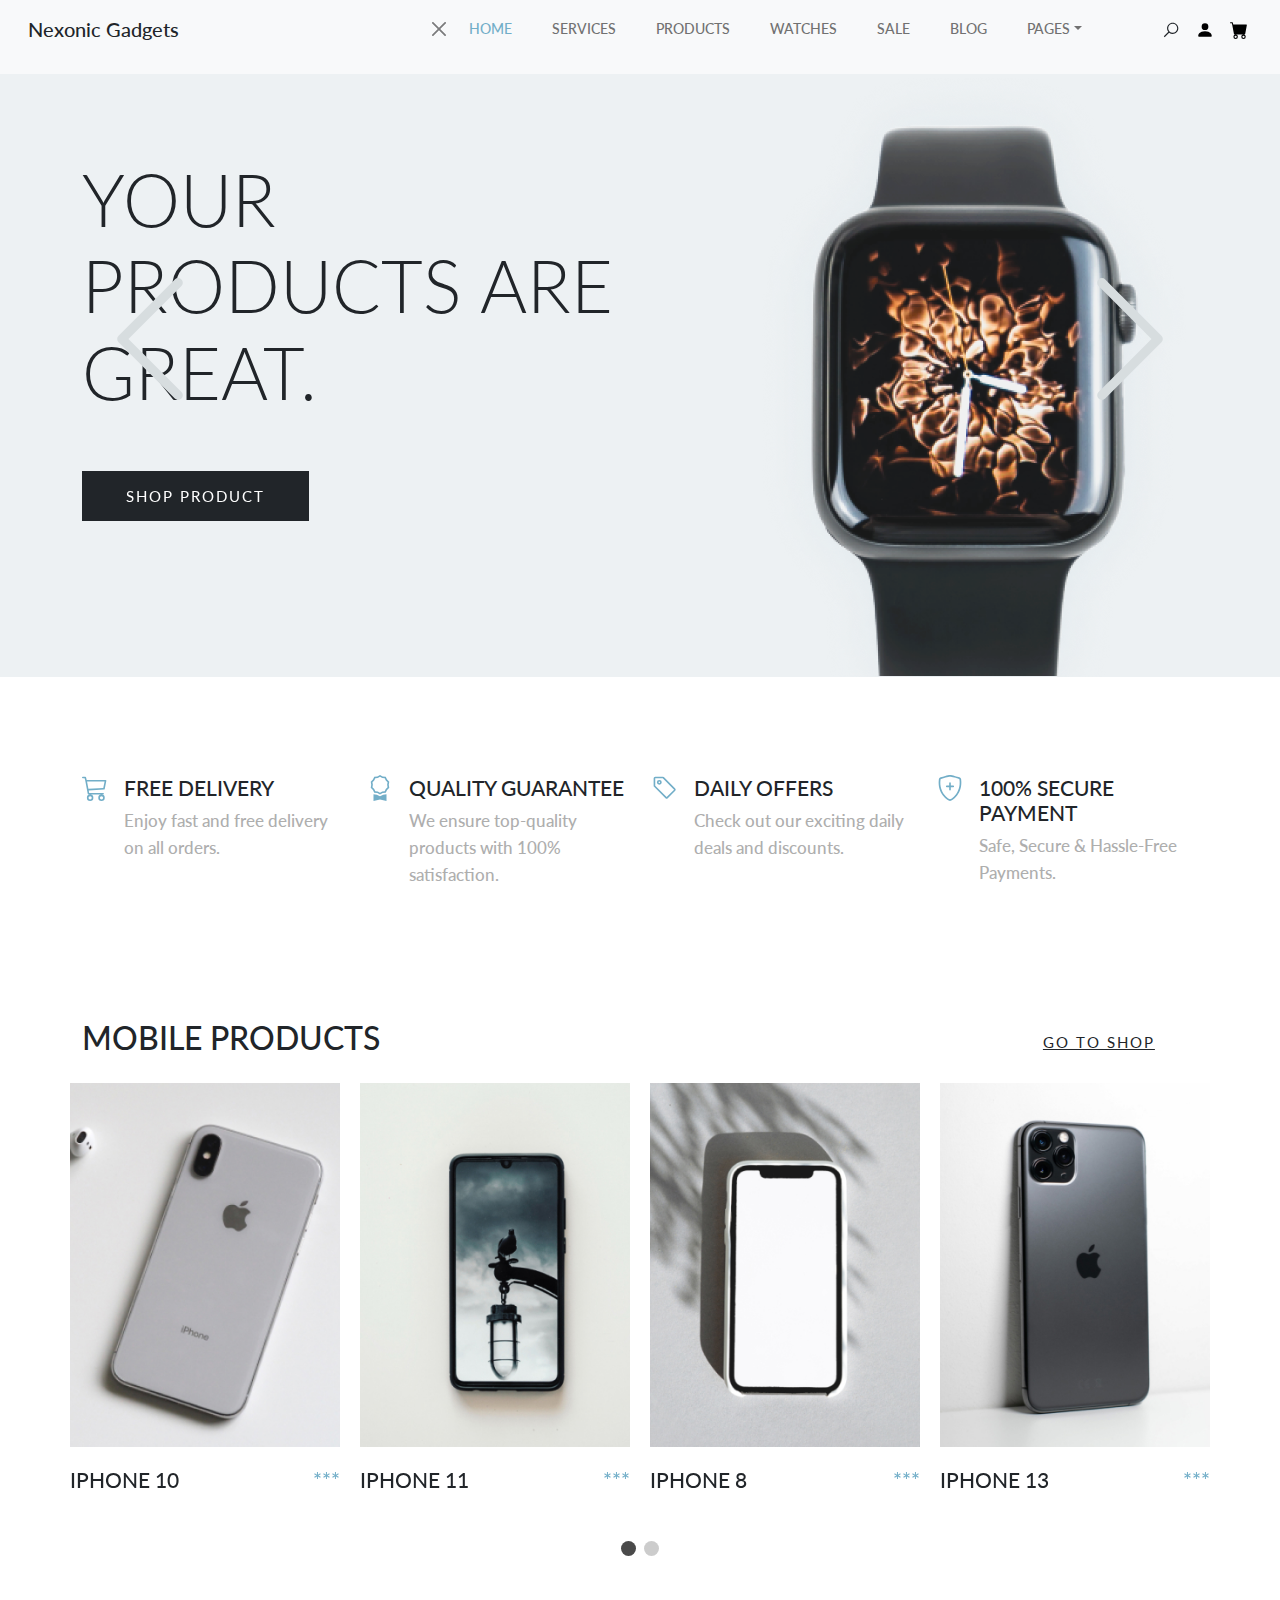
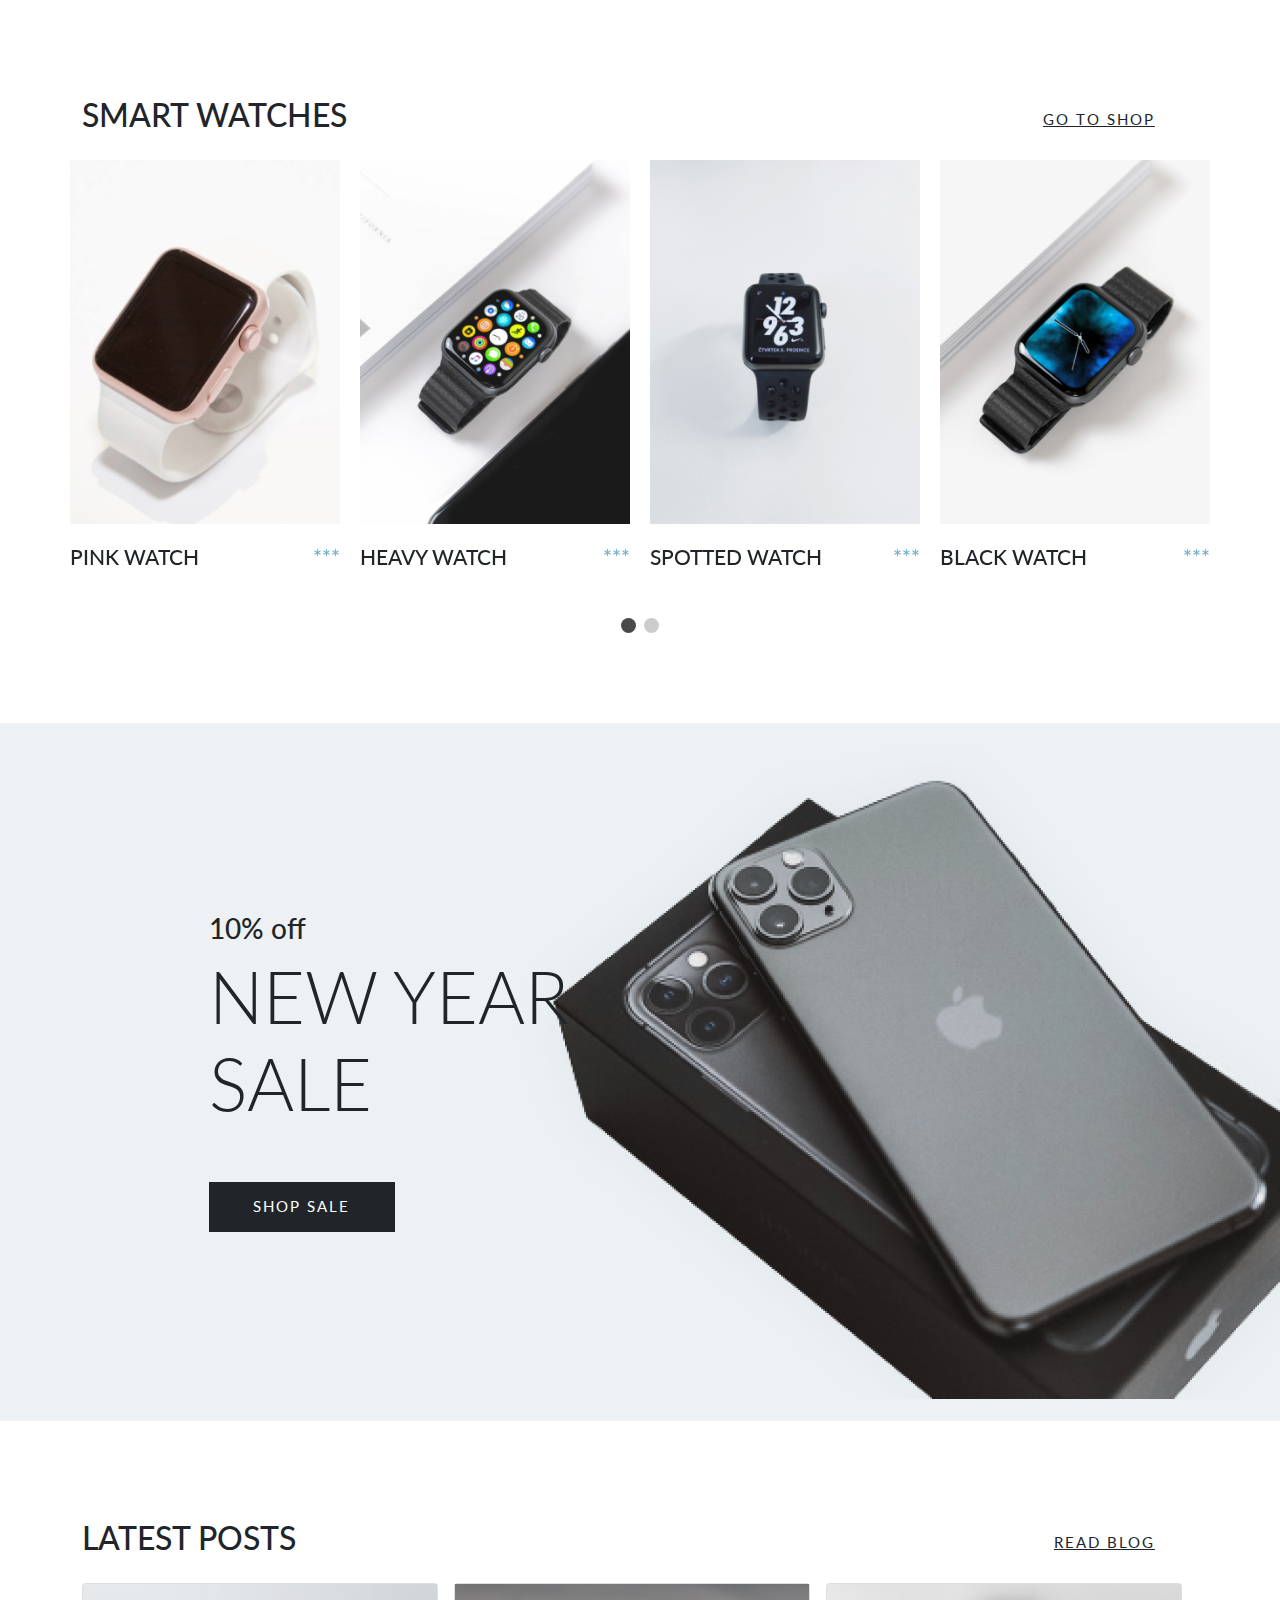
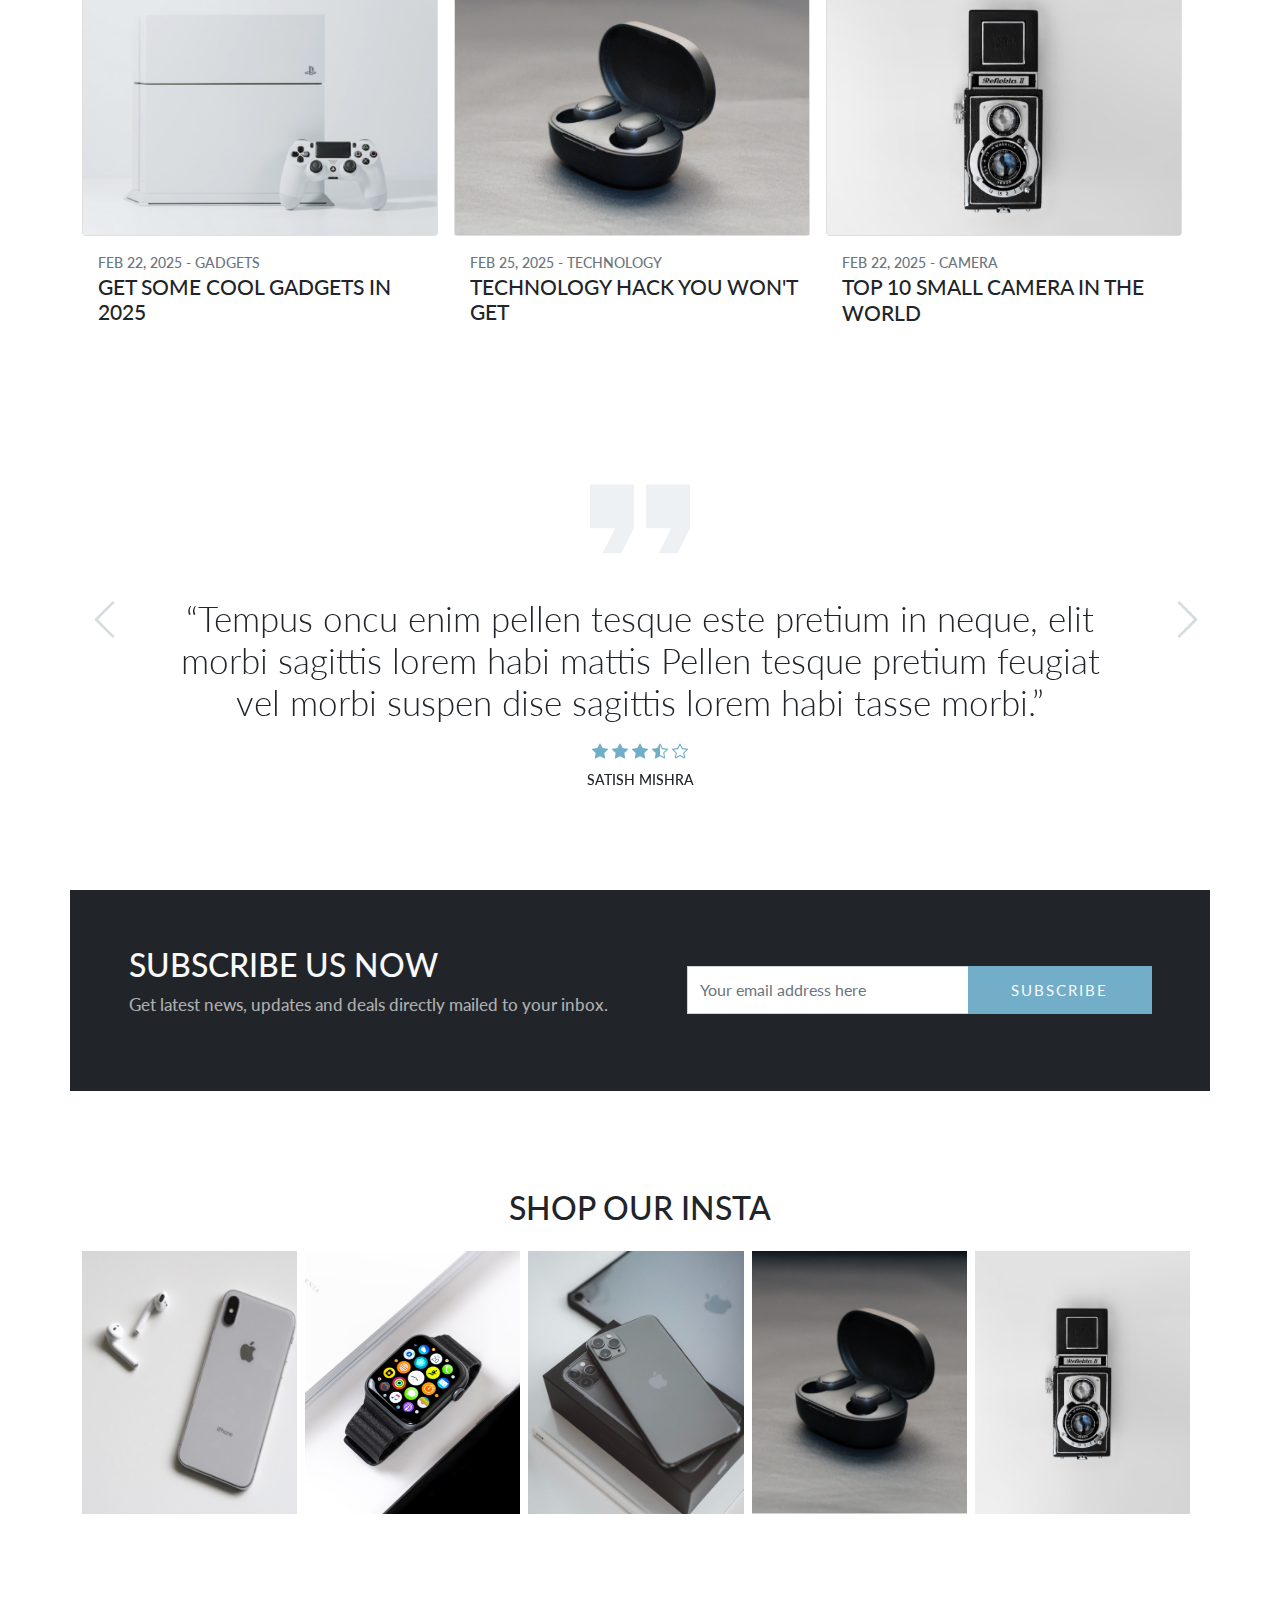
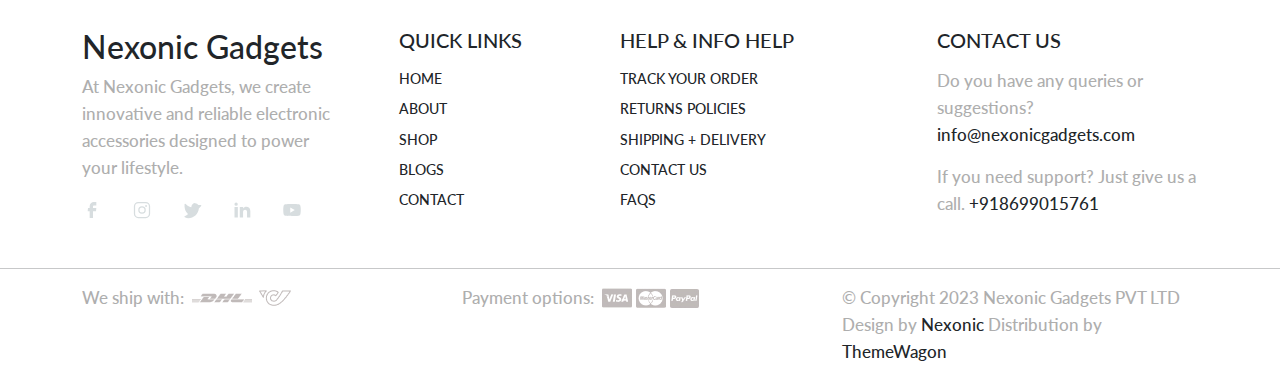
<file: index.html>
<!DOCTYPE html>
<html>
  <head>
    <title>Nexonic Gadgets</title>
    <meta charset="utf-8">
    <meta http-equiv="X-UA-Compatible" content="IE=edge">
    <meta name="viewport" content="width=device-width, initial-scale=1.0">
    <meta name="format-detection" content="telephone=no">
    <meta name="apple-mobile-web-app-capable" content="yes">
    <meta name="author" content="">
    <meta name="keywords" content="">
    <meta name="description" content="">
    <link rel="stylesheet" type="text/css" href="css/bootstrap.min.css">
    <link rel="stylesheet" type="text/css" href="style.css">
    <link rel="stylesheet" href="https://cdn.jsdelivr.net/npm/swiper@9/swiper-bundle.min.css" />
    <link rel="preconnect" href="https://fonts.googleapis.com">
    <link rel="preconnect" href="https://fonts.gstatic.com" crossorigin>
    <link href="https://fonts.googleapis.com/css2?family=Jost:wght@300;400;500&family=Lato:wght@300;400;700&display=swap" rel="stylesheet">
    <!-- script
    ================================================== -->
    <script src="js/modernizr.js"></script>
  </head>
  <body data-bs-spy="scroll" data-bs-target="#navbar" data-bs-root-margin="0px 0px -40%" data-bs-smooth-scroll="true" tabindex="0">
    <svg xmlns="http://www.w3.org/2000/svg" style="display: none;">
      <symbol id="search" xmlns="http://www.w3.org/2000/svg" viewBox="0 0 32 32">
        <title>Search</title>
        <path fill="currentColor" d="M19 3C13.488 3 9 7.488 9 13c0 2.395.84 4.59 2.25 6.313L3.281 27.28l1.439 1.44l7.968-7.969A9.922 9.922 0 0 0 19 23c5.512 0 10-4.488 10-10S24.512 3 19 3zm0 2c4.43 0 8 3.57 8 8s-3.57 8-8 8s-8-3.57-8-8s3.57-8 8-8z" />
      </symbol>
      <symbol xmlns="http://www.w3.org/2000/svg" id="user" viewBox="0 0 16 16">
        <path d="M3 14s-1 0-1-1 1-4 6-4 6 3 6 4-1 1-1 1H3Zm5-6a3 3 0 1 0 0-6 3 3 0 0 0 0 6Z" />
      </symbol>
      <symbol xmlns="http://www.w3.org/2000/svg" id="cart" viewBox="0 0 16 16">
        <path d="M0 1.5A.5.5 0 0 1 .5 1H2a.5.5 0 0 1 .485.379L2.89 3H14.5a.5.5 0 0 1 .491.592l-1.5 8A.5.5 0 0 1 13 12H4a.5.5 0 0 1-.491-.408L2.01 3.607 1.61 2H.5a.5.5 0 0 1-.5-.5zM5 12a2 2 0 1 0 0 4 2 2 0 0 0 0-4zm7 0a2 2 0 1 0 0 4 2 2 0 0 0 0-4zm-7 1a1 1 0 1 1 0 2 1 1 0 0 1 0-2zm7 0a1 1 0 1 1 0 2 1 1 0 0 1 0-2z" />
      </symbol>
      <svg xmlns="http://www.w3.org/2000/svg" id="chevron-left" viewBox="0 0 16 16">
        <path fill-rule="evenodd" d="M11.354 1.646a.5.5 0 0 1 0 .708L5.707 8l5.647 5.646a.5.5 0 0 1-.708.708l-6-6a.5.5 0 0 1 0-.708l6-6a.5.5 0 0 1 .708 0z" />
      </svg>
      <symbol xmlns="http://www.w3.org/2000/svg" id="chevron-right" viewBox="0 0 16 16">
        <path fill-rule="evenodd" d="M4.646 1.646a.5.5 0 0 1 .708 0l6 6a.5.5 0 0 1 0 .708l-6 6a.5.5 0 0 1-.708-.708L10.293 8 4.646 2.354a.5.5 0 0 1 0-.708z" />
      </symbol>
      <symbol xmlns="http://www.w3.org/2000/svg" id="cart-outline" viewBox="0 0 16 16">
        <path d="M0 1.5A.5.5 0 0 1 .5 1H2a.5.5 0 0 1 .485.379L2.89 3H14.5a.5.5 0 0 1 .49.598l-1 5a.5.5 0 0 1-.465.401l-9.397.472L4.415 11H13a.5.5 0 0 1 0 1H4a.5.5 0 0 1-.491-.408L2.01 3.607 1.61 2H.5a.5.5 0 0 1-.5-.5zM3.102 4l.84 4.479 9.144-.459L13.89 4H3.102zM5 12a2 2 0 1 0 0 4 2 2 0 0 0 0-4zm7 0a2 2 0 1 0 0 4 2 2 0 0 0 0-4zm-7 1a1 1 0 1 1 0 2 1 1 0 0 1 0-2zm7 0a1 1 0 1 1 0 2 1 1 0 0 1 0-2z" />
      </symbol>
      <symbol xmlns="http://www.w3.org/2000/svg" id="quality" viewBox="0 0 16 16">
        <path d="M9.669.864 8 0 6.331.864l-1.858.282-.842 1.68-1.337 1.32L2.6 6l-.306 1.854 1.337 1.32.842 1.68 1.858.282L8 12l1.669-.864 1.858-.282.842-1.68 1.337-1.32L13.4 6l.306-1.854-1.337-1.32-.842-1.68L9.669.864zm1.196 1.193.684 1.365 1.086 1.072L12.387 6l.248 1.506-1.086 1.072-.684 1.365-1.51.229L8 10.874l-1.355-.702-1.51-.229-.684-1.365-1.086-1.072L3.614 6l-.25-1.506 1.087-1.072.684-1.365 1.51-.229L8 1.126l1.356.702 1.509.229z" />
        <path d="M4 11.794V16l4-1 4 1v-4.206l-2.018.306L8 13.126 6.018 12.1 4 11.794z" />
      </symbol>
      <symbol xmlns="http://www.w3.org/2000/svg" id="price-tag" viewBox="0 0 16 16">
        <path d="M6 4.5a1.5 1.5 0 1 1-3 0 1.5 1.5 0 0 1 3 0zm-1 0a.5.5 0 1 0-1 0 .5.5 0 0 0 1 0z" />
        <path d="M2 1h4.586a1 1 0 0 1 .707.293l7 7a1 1 0 0 1 0 1.414l-4.586 4.586a1 1 0 0 1-1.414 0l-7-7A1 1 0 0 1 1 6.586V2a1 1 0 0 1 1-1zm0 5.586 7 7L13.586 9l-7-7H2v4.586z" />
      </symbol>
      <symbol xmlns="http://www.w3.org/2000/svg" id="shield-plus" viewBox="0 0 16 16">
        <path d="M5.338 1.59a61.44 61.44 0 0 0-2.837.856.481.481 0 0 0-.328.39c-.554 4.157.726 7.19 2.253 9.188a10.725 10.725 0 0 0 2.287 2.233c.346.244.652.42.893.533.12.057.218.095.293.118a.55.55 0 0 0 .101.025.615.615 0 0 0 .1-.025c.076-.023.174-.061.294-.118.24-.113.547-.29.893-.533a10.726 10.726 0 0 0 2.287-2.233c1.527-1.997 2.807-5.031 2.253-9.188a.48.48 0 0 0-.328-.39c-.651-.213-1.75-.56-2.837-.855C9.552 1.29 8.531 1.067 8 1.067c-.53 0-1.552.223-2.662.524zM5.072.56C6.157.265 7.31 0 8 0s1.843.265 2.928.56c1.11.3 2.229.655 2.887.87a1.54 1.54 0 0 1 1.044 1.262c.596 4.477-.787 7.795-2.465 9.99a11.775 11.775 0 0 1-2.517 2.453 7.159 7.159 0 0 1-1.048.625c-.28.132-.581.24-.829.24s-.548-.108-.829-.24a7.158 7.158 0 0 1-1.048-.625 11.777 11.777 0 0 1-2.517-2.453C1.928 10.487.545 7.169 1.141 2.692A1.54 1.54 0 0 1 2.185 1.43 62.456 62.456 0 0 1 5.072.56z" />
        <path d="M8 4.5a.5.5 0 0 1 .5.5v1.5H10a.5.5 0 0 1 0 1H8.5V9a.5.5 0 0 1-1 0V7.5H6a.5.5 0 0 1 0-1h1.5V5a.5.5 0 0 1 .5-.5z" />
      </symbol>
      <symbol xmlns="http://www.w3.org/2000/svg" id="star-fill" viewBox="0 0 16 16">
        <path d="M3.612 15.443c-.386.198-.824-.149-.746-.592l.83-4.73L.173 6.765c-.329-.314-.158-.888.283-.95l4.898-.696L7.538.792c.197-.39.73-.39.927 0l2.184 4.327 4.898.696c.441.062.612.636.282.95l-3.522 3.356.83 4.73c.078.443-.36.79-.746.592L8 13.187l-4.389 2.256z" />
      </symbol>
      <symbol xmlns="http://www.w3.org/2000/svg" id="star-empty" viewBox="0 0 16 16">
        <path d="M2.866 14.85c-.078.444.36.791.746.593l4.39-2.256 4.389 2.256c.386.198.824-.149.746-.592l-.83-4.73 3.522-3.356c.33-.314.16-.888-.282-.95l-4.898-.696L8.465.792a.513.513 0 0 0-.927 0L5.354 5.12l-4.898.696c-.441.062-.612.636-.283.95l3.523 3.356-.83 4.73zm4.905-2.767-3.686 1.894.694-3.957a.565.565 0 0 0-.163-.505L1.71 6.745l4.052-.576a.525.525 0 0 0 .393-.288L8 2.223l1.847 3.658a.525.525 0 0 0 .393.288l4.052.575-2.906 2.77a.565.565 0 0 0-.163.506l.694 3.957-3.686-1.894a.503.503 0 0 0-.461 0z" />
      </symbol>
      <symbol xmlns="http://www.w3.org/2000/svg" id="star-half" viewBox="0 0 16 16">
        <path d="M5.354 5.119 7.538.792A.516.516 0 0 1 8 .5c.183 0 .366.097.465.292l2.184 4.327 4.898.696A.537.537 0 0 1 16 6.32a.548.548 0 0 1-.17.445l-3.523 3.356.83 4.73c.078.443-.36.79-.746.592L8 13.187l-4.389 2.256a.52.52 0 0 1-.146.05c-.342.06-.668-.254-.6-.642l.83-4.73L.173 6.765a.55.55 0 0 1-.172-.403.58.58 0 0 1 .085-.302.513.513 0 0 1 .37-.245l4.898-.696zM8 12.027a.5.5 0 0 1 .232.056l3.686 1.894-.694-3.957a.565.565 0 0 1 .162-.505l2.907-2.77-4.052-.576a.525.525 0 0 1-.393-.288L8.001 2.223 8 2.226v9.8z" />
      </symbol>
      <symbol xmlns="http://www.w3.org/2000/svg" id="quote" viewBox="0 0 24 24">
        <path fill="currentColor" d="m15 17l2-4h-4V6h7v7l-2 4h-3Zm-9 0l2-4H4V6h7v7l-2 4H6Z" />
      </symbol>
      <symbol xmlns="http://www.w3.org/2000/svg" id="facebook" viewBox="0 0 24 24">
        <path fill="currentColor" d="M9.198 21.5h4v-8.01h3.604l.396-3.98h-4V7.5a1 1 0 0 1 1-1h3v-4h-3a5 5 0 0 0-5 5v2.01h-2l-.396 3.98h2.396v8.01Z" />
      </symbol>
      <symbol xmlns="http://www.w3.org/2000/svg" id="youtube" viewBox="0 0 32 32">
        <path fill="currentColor" d="M29.41 9.26a3.5 3.5 0 0 0-2.47-2.47C24.76 6.2 16 6.2 16 6.2s-8.76 0-10.94.59a3.5 3.5 0 0 0-2.47 2.47A36.13 36.13 0 0 0 2 16a36.13 36.13 0 0 0 .59 6.74a3.5 3.5 0 0 0 2.47 2.47c2.18.59 10.94.59 10.94.59s8.76 0 10.94-.59a3.5 3.5 0 0 0 2.47-2.47A36.13 36.13 0 0 0 30 16a36.13 36.13 0 0 0-.59-6.74ZM13.2 20.2v-8.4l7.27 4.2Z" />
      </symbol>
      <symbol xmlns="http://www.w3.org/2000/svg" id="twitter" viewBox="0 0 256 256">
        <path fill="currentColor" d="m245.66 77.66l-29.9 29.9C209.72 177.58 150.67 232 80 232c-14.52 0-26.49-2.3-35.58-6.84c-7.33-3.67-10.33-7.6-11.08-8.72a8 8 0 0 1 3.85-11.93c.26-.1 24.24-9.31 39.47-26.84a110.93 110.93 0 0 1-21.88-24.2c-12.4-18.41-26.28-50.39-22-98.18a8 8 0 0 1 13.65-4.92c.35.35 33.28 33.1 73.54 43.72V88a47.87 47.87 0 0 1 14.36-34.3A46.87 46.87 0 0 1 168.1 40a48.66 48.66 0 0 1 41.47 24H240a8 8 0 0 1 5.66 13.66Z" />
      </symbol>
      <symbol xmlns="http://www.w3.org/2000/svg" id="instagram" viewBox="0 0 256 256">
        <path fill="currentColor" d="M128 80a48 48 0 1 0 48 48a48.05 48.05 0 0 0-48-48Zm0 80a32 32 0 1 1 32-32a32 32 0 0 1-32 32Zm48-136H80a56.06 56.06 0 0 0-56 56v96a56.06 56.06 0 0 0 56 56h96a56.06 56.06 0 0 0 56-56V80a56.06 56.06 0 0 0-56-56Zm40 152a40 40 0 0 1-40 40H80a40 40 0 0 1-40-40V80a40 40 0 0 1 40-40h96a40 40 0 0 1 40 40ZM192 76a12 12 0 1 1-12-12a12 12 0 0 1 12 12Z" />
      </symbol>
      <symbol xmlns="http://www.w3.org/2000/svg" id="linkedin" viewBox="0 0 24 24">
        <path fill="currentColor" d="M6.94 5a2 2 0 1 1-4-.002a2 2 0 0 1 4 .002zM7 8.48H3V21h4V8.48zm6.32 0H9.34V21h3.94v-6.57c0-3.66 4.77-4 4.77 0V21H22v-7.93c0-6.17-7.06-5.94-8.72-2.91l.04-1.68z" />
      </symbol>
      <symbol xmlns="http://www.w3.org/2000/svg" id="nav-icon" viewBox="0 0 16 16">
        <path d="M14 10.5a.5.5 0 0 0-.5-.5h-3a.5.5 0 0 0 0 1h3a.5.5 0 0 0 .5-.5zm0-3a.5.5 0 0 0-.5-.5h-7a.5.5 0 0 0 0 1h7a.5.5 0 0 0 .5-.5zm0-3a.5.5 0 0 0-.5-.5h-11a.5.5 0 0 0 0 1h11a.5.5 0 0 0 .5-.5z" />
      </symbol>
      <symbol xmlns="http://www.w3.org/2000/svg" id="close" viewBox="0 0 16 16">
        <path d="M2.146 2.854a.5.5 0 1 1 .708-.708L8 7.293l5.146-5.147a.5.5 0 0 1 .708.708L8.707 8l5.147 5.146a.5.5 0 0 1-.708.708L8 8.707l-5.146 5.147a.5.5 0 0 1-.708-.708L7.293 8 2.146 2.854Z" />
      </symbol>
      <symbol xmlns="http://www.w3.org/2000/svg" id="navbar-icon" viewBox="0 0 16 16">
        <path d="M14 10.5a.5.5 0 0 0-.5-.5h-3a.5.5 0 0 0 0 1h3a.5.5 0 0 0 .5-.5zm0-3a.5.5 0 0 0-.5-.5h-7a.5.5 0 0 0 0 1h7a.5.5 0 0 0 .5-.5zm0-3a.5.5 0 0 0-.5-.5h-11a.5.5 0 0 0 0 1h11a.5.5 0 0 0 .5-.5z" />
      </symbol>
    </svg>  

    <div class="search-popup">
        <div class="search-popup-container">

          <form role="search" method="get" class="search-form" action="">
            <input type="search" id="search-form" class="search-field" placeholder="Type and press enter" value="" name="s" />
            <button type="submit" class="search-submit"><svg class="search"><use xlink:href="#search"></use></svg></button>
          </form>

          <h5 class="cat-list-title">Browse Categories</h5>
          
          <ul class="cat-list">
            <li class="cat-list-item">
              <a href="#" title="Mobile Phones">Mobile Phones</a>
            </li>
            <li class="cat-list-item">
              <a href="#" title="Smart Watches">Smart Watches</a>
            </li>
            <li class="cat-list-item">
              <a href="#" title="Headphones">Headphones</a>
            </li>
            <li class="cat-list-item">
              <a href="#" title="Accessories">Accessories</a>
            </li>
            <li class="cat-list-item">
              <a href="#" title="Monitors">Monitors</a>
            </li>
            <li class="cat-list-item">
              <a href="#" title="Speakers">Speakers</a>
            </li>
            <li class="cat-list-item">
              <a href="#" title="Memory Cards">Memory Cards</a>
            </li>
          </ul>

        </div>
    </div>
         <header id="header" class="site-header header-scrolled position-fixed text-black bg-light">
      <nav id="header-nav" class="navbar navbar-expand-lg px-3 mb-3">
        <div class="container-fluid">
          <a class="navbar-brand" href="index.html">
          Nexonic Gadgets
          </a>
              <button type="button" class="btn-close btn-close-black" data-bs-dismiss="offcanvas" aria-label="Close" data-bs-target="#bdNavbar"></button>
            </div>
            <div class="offcanvas-body">
              <ul id="navbar" class="navbar-nav text-uppercase justify-content-end align-items-center flex-grow-1 pe-3">
                <li class="nav-item">
                  <a class="nav-link me-4 active" href="#billboard">Home</a>
                </li>
                <li class="nav-item">
                  <a class="nav-link me-4" href="#company-services">Services</a>
                </li>
                <li class="nav-item">
                  <a class="nav-link me-4" href="#mobile-products">Products</a>
                </li>
                <li class="nav-item">
                  <a class="nav-link me-4" href="#smart-watches">Watches</a>
                </li>
                <li class="nav-item">
                  <a class="nav-link me-4" href="#yearly-sale">Sale</a>
                </li>
                <li class="nav-item">
                  <a class="nav-link me-4" href="#latest-blog">Blog</a>
                </li>
                <li class="nav-item dropdown">
                  <a class="nav-link me-4 dropdown-toggle link-dark" data-bs-toggle="dropdown" href="#" role="button" aria-expanded="false">Pages</a>
                  <ul class="dropdown-menu">
                    <li>
                      <a href="about.html" class="dropdown-item">About</a>
                    </li>
                    <li>
                      <a href="blog.html" class="dropdown-item">Blog</a>
                    </li>
                    <li>
                      <a href="shop.html" class="dropdown-item">Shop</a>
                    </li>
                    <li>
                      <a href="cart.html" class="dropdown-item">Cart</a>
                    </li>
                    <li>
                      <a href="checkout.html" class="dropdown-item">Checkout</a>
                    </li>
                    <li>
                      <a href="single-post.html" class="dropdown-item">Single Post</a>
                    </li>
                    <li>
                      <a href="single-product.html" class="dropdown-item">Single Product</a>
                    </li>
                    <li>
                      <a href="contact.html" class="dropdown-item">Contact</a>
                    </li>
                  </ul>
                </li>
                <li class="nav-item">
                  <div class="user-items ps-5">
                    <ul class="d-flex justify-content-end list-unstyled">
                      <li class="search-item pe-3">
                        <a href="#" class="search-button">
                          <svg class="search">
                            <use xlink:href="#search"></use>
                          </svg>
                        </a>
                      </li>
                      <li class="pe-3">
                        <a href="#">
                          <svg class="user">
                            <use xlink:href="#user"></use>
                          </svg>
                        </a>
                      </li>
                      <li>
                        <a href="cart.html">
                          <svg class="cart">
                            <use xlink:href="#cart"></use>
                          </svg>
                        </a>
                      </li>
                    </ul>
                  </div>
                </li>
              </ul>
            </div>
          </div>
        </div>
      </nav>
    </header>
    <section id="billboard" class="position-relative overflow-hidden bg-light-blue">
      <div class="swiper main-swiper">
        <div class="swiper-wrapper">
          <div class="swiper-slide">
            <div class="container">
              <div class="row d-flex align-items-center">
                <div class="col-md-6">
                  <div class="banner-content">
                    <h1 class="display-2 text-uppercase text-dark pb-5">Your Products Are Great.</h1>
                    <a href="shop.html" class="btn btn-medium btn-dark text-uppercase btn-rounded-none">Shop Product</a>
                  </div>
                </div>
                <div class="col-md-5">
                  <div class="image-holder">
                    <img src="images/banner-image.png" alt="banner">
                  </div>
                </div>
              </div>
            </div>
          </div>
          <div class="swiper-slide">
            <div class="container">
              <div class="row d-flex flex-wrap align-items-center">
                <div class="col-md-6">
                  <div class="banner-content">
                    <h1 class="display-2 text-uppercase text-dark pb-5">Technology Hack You Won't Get</h1>
                    <a href="shop.html" class="btn btn-medium btn-dark text-uppercase btn-rounded-none">Shop Product</a>
                  </div>
                </div>
                <div class="col-md-5">
                  <div class="image-holder">
                    <img src="images/banner-image.png" alt="banner">
                  </div>
                </div>
              </div>
            </div>
          </div>
        </div>
      </div>
      <div class="swiper-icon swiper-arrow swiper-arrow-prev">
        <svg class="chevron-left">
          <use xlink:href="#chevron-left" />
        </svg>
      </div>
      <div class="swiper-icon swiper-arrow swiper-arrow-next">
        <svg class="chevron-right">
          <use xlink:href="#chevron-right" />
        </svg>
      </div>
    </section>
    <section id="company-services" class="padding-large">
      <div class="container">
        <div class="row">
          <div class="col-lg-3 col-md-6 pb-3">
            <div class="icon-box d-flex">
              <div class="icon-box-icon pe-3 pb-3">
                <svg class="cart-outline">
                  <use xlink:href="#cart-outline" />
                </svg>
              </div>
              <div class="icon-box-content">
                <h3 class="card-title text-uppercase text-dark">Free delivery</h3>
                <p>Enjoy fast and free delivery on all orders.</p>
              </div>
            </div>
          </div>
          <div class="col-lg-3 col-md-6 pb-3">
            <div class="icon-box d-flex">
              <div class="icon-box-icon pe-3 pb-3">
                <svg class="quality">
                  <use xlink:href="#quality" />
                </svg>
              </div>
              <div class="icon-box-content">
                <h3 class="card-title text-uppercase text-dark">Quality guarantee</h3>
                <p>We ensure top-quality products with 100% satisfaction.</p>
              </div>
            </div>
          </div>
          <div class="col-lg-3 col-md-6 pb-3">
            <div class="icon-box d-flex">
              <div class="icon-box-icon pe-3 pb-3">
                <svg class="price-tag">
                  <use xlink:href="#price-tag" />
                </svg>
              </div>
              <div class="icon-box-content">
                <h3 class="card-title text-uppercase text-dark">Daily offers</h3>
                <p> Check out our exciting daily deals and discounts.</p>
              </div>
            </div>
          </div>
          <div class="col-lg-3 col-md-6 pb-3">
            <div class="icon-box d-flex">
              <div class="icon-box-icon pe-3 pb-3">
                <svg class="shield-plus">
                  <use xlink:href="#shield-plus" />
                </svg>
              </div>
              <div class="icon-box-content">
                <h3 class="card-title text-uppercase text-dark">100% secure payment</h3>
                <p>Safe, Secure & Hassle-Free Payments.</p>
              </div>
            </div>
          </div>
        </div>
      </div>
    </section>
    <section id="mobile-products" class="product-store position-relative padding-large no-padding-top">
      <div class="container">
        <div class="row">
          <div class="display-header d-flex justify-content-between pb-3">
            <h2 class="display-7 text-dark text-uppercase">Mobile Products</h2>
            <div class="btn-right">
              <a href="shop.html" class="btn btn-medium btn-normal text-uppercase">Go to Shop</a>
            </div>
          </div>
          <div class="swiper product-swiper">
            <div class="swiper-wrapper">
              <div class="swiper-slide">
                <div class="product-card position-relative">
                  <div class="image-holder">
                    <img src="images/product-item1.jpg" alt="product-item" class="img-fluid">
                  </div>
                  <div class="cart-concern position-absolute">
                    <div class="cart-button d-flex">
                      <a href="#" class="btn btn-medium btn-black">Add to Cart<svg class="cart-outline"><use xlink:href="#cart-outline"></use></svg></a>
                    </div>
                  </div>
                  <div class="card-detail d-flex justify-content-between align-items-baseline pt-3">
                    <h3 class="card-title text-uppercase">
                      <a href="#">Iphone 10</a>
                    </h3>
                    <span class="item-price text-primary">***</span>
                  </div>
                </div>
              </div>
              <div class="swiper-slide">
                <div class="product-card position-relative">
                  <div class="image-holder">
                    <img src="images/product-item2.jpg" alt="product-item" class="img-fluid">
                  </div>
                  <div class="cart-concern position-absolute">
                    <div class="cart-button d-flex">
                      <a href="#" class="btn btn-medium btn-black">Add to Cart<svg class="cart-outline"><use xlink:href="#cart-outline"></use></svg></a>
                    </div>
                  </div>
                  <div class="card-detail d-flex justify-content-between align-items-baseline pt-3">
                    <h3 class="card-title text-uppercase">
                      <a href="#">Iphone 11</a>
                    </h3>
                    <span class="item-price text-primary">***</span>
                  </div>
                </div>
              </div>
              <div class="swiper-slide">
                <div class="product-card position-relative">
                  <div class="image-holder">
                    <img src="images/product-item3.jpg" alt="product-item" class="img-fluid">
                  </div>
                  <div class="cart-concern position-absolute">
                    <div class="cart-button d-flex">
                      <a href="#" class="btn btn-medium btn-black">Add to Cart<svg class="cart-outline"><use xlink:href="#cart-outline"></use></svg></a>
                    </div>
                  </div>
                  <div class="card-detail d-flex justify-content-between align-items-baseline pt-3">
                    <h3 class="card-title text-uppercase">
                      <a href="#">Iphone 8</a>
                    </h3>
                    <span class="item-price text-primary">***</span>
                  </div>
                </div>
              </div>
              <div class="swiper-slide">
                <div class="product-card position-relative">
                  <div class="image-holder">
                    <img src="images/product-item4.jpg" alt="product-item" class="img-fluid">
                  </div>
                  <div class="cart-concern position-absolute">
                    <div class="cart-button d-flex">
                      <a href="#" class="btn btn-medium btn-black">Add to Cart<svg class="cart-outline"><use xlink:href="#cart-outline"></use></svg></a>
                    </div>
                  </div>
                  <div class="card-detail d-flex justify-content-between align-items-baseline pt-3">
                    <h3 class="card-title text-uppercase">
                      <a href="#">Iphone 13</a>
                    </h3>
                    <span class="item-price text-primary">***</span>
                  </div>
                </div>
              </div>
              <div class="swiper-slide">
                <div class="product-card position-relative">
                  <div class="image-holder">
                    <img src="images/product-item5.jpg" alt="product-item" class="img-fluid">
                  </div>
                  <div class="cart-concern position-absolute">
                    <div class="cart-button d-flex">
                      <a href="#" class="btn btn-medium btn-black">Add to Cart<svg class="cart-outline"><use xlink:href="#cart-outline"></use></svg></a>
                    </div>
                  </div>
                  <div class="card-detail d-flex justify-content-between align-items-baseline pt-3">
                    <h3 class="card-title text-uppercase">
                      <a href="#">Iphone 12</a>
                    </h3>
                    <span class="item-price text-primary">***</span>
                  </div>
                </div>
              </div>
            </div>
          </div>
        </div>
      </div>
      <div class="swiper-pagination position-absolute text-center"></div>
    </section>
    <section id="smart-watches" class="product-store padding-large position-relative">
      <div class="container">
        <div class="row">
          <div class="display-header d-flex justify-content-between pb-3">
            <h2 class="display-7 text-dark text-uppercase">Smart Watches</h2>
            <div class="btn-right">
              <a href="shop.html" class="btn btn-medium btn-normal text-uppercase">Go to Shop</a>
            </div>
          </div>
          <div class="swiper product-watch-swiper">
            <div class="swiper-wrapper">
              <div class="swiper-slide">
                <div class="product-card position-relative">
                  <div class="image-holder">
                    <img src="images/product-item6.jpg" alt="product-item" class="img-fluid">
                  </div>
                  <div class="cart-concern position-absolute">
                    <div class="cart-button d-flex">
                      <a href="#" class="btn btn-medium btn-black">Add to Cart<svg class="cart-outline"><use xlink:href="#cart-outline"></use></svg></a>
                    </div>
                  </div>
                  <div class="card-detail d-flex justify-content-between align-items-baseline pt-3">
                    <h3 class="card-title text-uppercase">
                      <a href="#">Pink watch</a>
                    </h3>
                    <span class="item-price text-primary">***</span>
                  </div>
                </div>
              </div>
              <div class="swiper-slide">
                <div class="product-card position-relative">
                  <div class="image-holder">
                    <img src="images/product-item7.jpg" alt="product-item" class="img-fluid">
                  </div>
                  <div class="cart-concern position-absolute">
                    <div class="cart-button d-flex">
                      <a href="#" class="btn btn-medium btn-black">Add to Cart<svg class="cart-outline"><use xlink:href="#cart-outline"></use></svg></a>
                    </div>
                  </div>
                  <div class="card-detail d-flex justify-content-between align-items-baseline pt-3">
                    <h3 class="card-title text-uppercase">
                      <a href="#">Heavy watch</a>
                    </h3>
                    <span class="item-price text-primary">***</span>
                  </div>
                </div>
              </div>
              <div class="swiper-slide">
                <div class="product-card position-relative">
                  <div class="image-holder">
                    <img src="images/product-item8.jpg" alt="product-item" class="img-fluid">
                  </div>
                  <div class="cart-concern position-absolute">
                    <div class="cart-button d-flex">
                      <a href="#" class="btn btn-medium btn-black">Add to Cart<svg class="cart-outline"><use xlink:href="#cart-outline"></use></svg></a>
                    </div>
                  </div>
                  <div class="card-detail d-flex justify-content-between align-items-baseline pt-3">
                    <h3 class="card-title text-uppercase">
                      <a href="#">spotted watch</a>
                    </h3>
                    <span class="item-price text-primary">***</span>
                  </div>
                </div>
              </div>
              <div class="swiper-slide">
                <div class="product-card position-relative">
                  <div class="image-holder">
                    <img src="images/product-item9.jpg" alt="product-item" class="img-fluid">
                  </div>
                  <div class="cart-concern position-absolute">
                    <div class="cart-button d-flex">
                      <a href="#" class="btn btn-medium btn-black">Add to Cart<svg class="cart-outline"><use xlink:href="#cart-outline"></use></svg></a>
                    </div>
                  </div>
                  <div class="card-detail d-flex justify-content-between align-items-baseline pt-3">
                    <h3 class="card-title text-uppercase">
                      <a href="#">black watch</a>
                    </h3>
                    <span class="item-price text-primary">***</span>
                  </div>
                </div>
              </div>
              <div class="swiper-slide">
                <div class="product-card position-relative">
                  <div class="image-holder">
                    <img src="images/product-item10.jpg" alt="product-item" class="img-fluid">
                  </div>
                  <div class="cart-concern position-absolute">
                    <div class="cart-button d-flex">
                      <a href="#" class="btn btn-medium btn-black">Add to Cart<svg class="cart-outline"><use xlink:href="#cart-outline"></use></svg></a>
                    </div>
                  </div>
                  <div class="card-detail d-flex justify-content-between pt-3">
                    <h3 class="card-title text-uppercase">
                      <a href="#">black watch</a>
                    </h3>
                    <span class="item-price text-primary">***</span>
                  </div>
                </div>
              </div>
            </div>
          </div>
        </div>
      </div>
      <div class="swiper-pagination position-absolute text-center"></div>
    </section>
    <section id="yearly-sale" class="bg-light-blue overflow-hidden mt-5 padding-xlarge" style="background-image: url('images/single-image1.png');background-position: right; background-repeat: no-repeat;">
      <div class="row d-flex flex-wrap align-items-center">
        <div class="col-md-6 col-sm-12">
          <div class="text-content offset-4 padding-medium">
            <h3>10% off</h3>
            <h2 class="display-2 pb-5 text-uppercase text-dark">New year sale</h2>
            <a href="shop.html" class="btn btn-medium btn-dark text-uppercase btn-rounded-none">Shop Sale</a>
          </div>
        </div>
        <div class="col-md-6 col-sm-12">
          
        </div>
      </div>
    </section>
    <section id="latest-blog" class="padding-large">
      <div class="container">
        <div class="row">
          <div class="display-header d-flex justify-content-between pb-3">
            <h2 class="display-7 text-dark text-uppercase">Latest Posts</h2>
            <div class="btn-right">
              <a href="blog.html" class="btn btn-medium btn-normal text-uppercase">Read Blog</a>
            </div>
          </div>
          <div class="post-grid d-flex flex-wrap justify-content-between">
            <div class="col-lg-4 col-sm-12">
              <div class="card border-none me-3">
                <div class="card-image">
                  <img src="images/post-item1.jpg" alt="" class="img-fluid">
                </div>
              </div>
              <div class="card-body text-uppercase">
                <div class="card-meta text-muted">
                  <span class="meta-date">feb 22, 2025</span>
                  <span class="meta-category">- Gadgets</span>
                </div>
                <h3 class="card-title">
                  <a href="#">Get some cool gadgets in 2025</a>
                </h3>
              </div>
            </div>
            <div class="col-lg-4 col-sm-12">
              <div class="card border-none me-3">
                <div class="card-image">
                  <img src="images/post-item2.jpg" alt="" class="img-fluid">
                </div>
              </div>
              <div class="card-body text-uppercase">
                <div class="card-meta text-muted">
                  <span class="meta-date">feb 25, 2025</span>
                  <span class="meta-category">- Technology</span>
                </div>
                <h3 class="card-title">
                  <a href="#">Technology Hack You Won't Get</a>
                </h3>
              </div>
            </div>
            <div class="col-lg-4 col-sm-12">
              <div class="card border-none me-3">
                <div class="card-image">
                  <img src="images/post-item3.jpg" alt="" class="img-fluid">
                </div>
              </div>
              <div class="card-body text-uppercase">
                <div class="card-meta text-muted">
                  <span class="meta-date">feb 22, 2025</span>
                  <span class="meta-category">- Camera</span>
                </div>
                <h3 class="card-title">
                  <a href="#">Top 10 Small Camera In The World</a>
                </h3>
              </div>
            </div>
          </div>
        </div>
      </div>
    </section>
    <section id="testimonials" class="position-relative">
      <div class="container">
        <div class="row">
          <div class="review-content position-relative">
            <div class="swiper-icon swiper-arrow swiper-arrow-prev position-absolute d-flex align-items-center">
              <svg class="chevron-left">
                <use xlink:href="#chevron-left" />
              </svg>
            </div>
            <div class="swiper testimonial-swiper">
              <div class="quotation text-center">
                <svg class="quote">
                  <use xlink:href="#quote" />
                </svg>
              </div>
              <div class="swiper-wrapper">
                <div class="swiper-slide text-center d-flex justify-content-center">
                  <div class="review-item col-md-10">
                    <i class="icon icon-review"></i>
                    <blockquote>“Tempus oncu enim pellen tesque este pretium in neque, elit morbi sagittis lorem habi mattis Pellen tesque pretium feugiat vel morbi suspen dise sagittis lorem habi tasse morbi.”</blockquote>
                    <div class="rating">
                      <svg class="star star-fill">
                        <use xlink:href="#star-fill"></use>
                      </svg>
                      <svg class="star star-fill">
                        <use xlink:href="#star-fill"></use>
                      </svg>
                      <svg class="star star-fill">
                        <use xlink:href="#star-fill"></use>
                      </svg>
                      <svg class="star star-half">
                        <use xlink:href="#star-half"></use>
                      </svg>
                      <svg class="star star-empty">
                        <use xlink:href="#star-empty"></use>
                      </svg>
                    </div>
                    <div class="author-detail">
                      <div class="name text-dark text-uppercase pt-2">Satish Mishra</div>
                    </div>
                  </div>
                </div>
                <div class="swiper-slide text-center d-flex justify-content-center">
                  <div class="review-item col-md-10">
                    <i class="icon icon-review"></i>
                    <blockquote>“A blog is a digital publication that can complement a website or exist independently. A blog may include articles, short posts, listicles, infographics, videos, and other digital content.”</blockquote>
                    <div class="rating">
                      <svg class="star star-fill">
                        <use xlink:href="#star-fill"></use>
                      </svg>
                      <svg class="star star-fill">
                        <use xlink:href="#star-fill"></use>
                      </svg>
                      <svg class="star star-fill">
                        <use xlink:href="#star-fill"></use>
                      </svg>
                      <svg class="star star-half">
                        <use xlink:href="#star-half"></use>
                      </svg>
                      <svg class="star star-empty">
                        <use xlink:href="#star-empty"></use>
                      </svg>
                    </div>
                    <div class="author-detail">
                      <div class="name text-dark text-uppercase pt-2">Satish Mishra</div>
                    </div>
                  </div>
                </div>
              </div>
            </div>
            <div class="swiper-icon swiper-arrow swiper-arrow-next position-absolute d-flex align-items-center">
              <svg class="chevron-right">
                <use xlink:href="#chevron-right" />
              </svg>
            </div>
          </div>
        </div>
      </div>
      <div class="swiper-pagination"></div>
    </section>
    <section id="subscribe" class="container-grid padding-large position-relative overflow-hidden">
      <div class="container">
        <div class="row">
          <div class="subscribe-content bg-dark d-flex flex-wrap justify-content-center align-items-center padding-medium">
            <div class="col-md-6 col-sm-12">
              <div class="display-header pe-3">
                <h2 class="display-7 text-uppercase text-light">Subscribe Us Now</h2>
                <p>Get latest news, updates and deals directly mailed to your inbox.</p>
              </div>
            </div>
            <div class="col-md-5 col-sm-12">
              <form class="subscription-form validate">
                <div class="input-group flex-wrap">
                  <input class="form-control btn-rounded-none" type="email" name="EMAIL" placeholder="Your email address here" required="">
                  <button class="btn btn-medium btn-primary text-uppercase btn-rounded-none" type="submit" name="subscribe">Subscribe</button>
                </div>
              </form>
            </div>
          </div>
        </div>
      </div>
    </section>
    <section id="instagram" class="padding-large overflow-hidden no-padding-top">
      <div class="container">
        <div class="row">
          <div class="display-header text-uppercase text-dark text-center pb-3">
            <h2 class="display-7">Shop Our Insta</h2>
          </div>
          <div class="d-flex flex-wrap">
            <figure class="instagram-item pe-2">
              <a href="https://templatesjungle.com/" class="image-link position-relative">
                <img src="images/insta-item1.jpg" alt="instagram" class="insta-image">
                <div class="icon-overlay position-absolute d-flex justify-content-center">
                  <svg class="instagram">
                    <use xlink:href="#instagram"></use>
                  </svg>
                </div>
              </a>
            </figure>
            <figure class="instagram-item pe-2">
              <a href="https://templatesjungle.com/" class="image-link position-relative">
                <img src="images/insta-item2.jpg" alt="instagram" class="insta-image">
                <div class="icon-overlay position-absolute d-flex justify-content-center">
                  <svg class="instagram">
                    <use xlink:href="#instagram"></use>
                  </svg>
                </div>
              </a>
            </figure>
            <figure class="instagram-item pe-2">
              <a href="https://templatesjungle.com/" class="image-link position-relative">
                <img src="images/insta-item3.jpg" alt="instagram" class="insta-image">
                <div class="icon-overlay position-absolute d-flex justify-content-center">
                  <svg class="instagram">
                    <use xlink:href="#instagram"></use>
                  </svg>
                </div>
              </a>
            </figure>
            <figure class="instagram-item pe-2">
              <a href="https://templatesjungle.com/" class="image-link position-relative">
                <img src="images/insta-item4.jpg" alt="instagram" class="insta-image">
                <div class="icon-overlay position-absolute d-flex justify-content-center">
                  <svg class="instagram">
                    <use xlink:href="#instagram"></use>
                  </svg>
                </div>
              </a>
            </figure>
            <figure class="instagram-item pe-2">
              <a href="https://templatesjungle.com/" class="image-link position-relative">
                <img src="images/insta-item5.jpg" alt="instagram" class="insta-image">
                <div class="icon-overlay position-absolute d-flex justify-content-center">
                  <svg class="instagram">
                    <use xlink:href="#instagram"></use>
                  </svg>
                </div>
              </a>
            </figure>
          </div>
        </div>
      </div>
    </section>
    <footer id="footer" class="overflow-hidden">
      <div class="container">
        <div class="row">
          <div class="footer-top-area">
            <div class="row d-flex flex-wrap justify-content-between">
              <div class="col-lg-3 col-sm-6 pb-3">
                <div class="footer-menu">
                <h2 class="footer-brand">Nexonic Gadgets</h2>
                <p>At Nexonic Gadgets, we create innovative and reliable electronic accessories designed to power your lifestyle.</p>
                  <div class="social-links">
                    <ul class="d-flex list-unstyled">
                      <li>
                        <a href="#">
                          <svg class="facebook">
                            <use xlink:href="#facebook" />
                          </svg>
                        </a>
                      </li>
                      <li>
                        <a href="#">
                          <svg class="instagram">
                            <use xlink:href="#instagram" />
                          </svg>
                        </a>
                      </li>
                      <li>
                        <a href="#">
                          <svg class="twitter">
                            <use xlink:href="#twitter" />
                          </svg>
                        </a>
                      </li>
                      <li>
                        <a href="#">
                          <svg class="linkedin">
                            <use xlink:href="#linkedin" />
                          </svg>
                        </a>
                      </li>
                      <li>
                        <a href="#">
                          <svg class="youtube">
                            <use xlink:href="#youtube" />
                          </svg>
                        </a>
                      </li>
                    </ul>
                  </div>
                </div>
              </div>
              <div class="col-lg-2 col-sm-6 pb-3">
                <div class="footer-menu text-uppercase">
                  <h5 class="widget-title pb-2">Quick Links</h5>
                  <ul class="menu-list list-unstyled text-uppercase">
                    <li class="menu-item pb-2">
                      <a href="#">Home</a>
                    </li>
                    <li class="menu-item pb-2">
                      <a href="#">About</a>
                    </li>
                    <li class="menu-item pb-2">
                      <a href="#">Shop</a>
                    </li>
                    <li class="menu-item pb-2">
                      <a href="#">Blogs</a>
                    </li>
                    <li class="menu-item pb-2">
                      <a href="#">Contact</a>
                    </li>
                  </ul>
                </div>
              </div>
              <div class="col-lg-3 col-sm-6 pb-3">
                <div class="footer-menu text-uppercase">
                  <h5 class="widget-title pb-2">Help & Info Help</h5>
                  <ul class="menu-list list-unstyled">
                    <li class="menu-item pb-2">
                      <a href="#">Track Your Order</a>
                    </li>
                    <li class="menu-item pb-2">
                      <a href="#">Returns Policies</a>
                    </li>
                    <li class="menu-item pb-2">
                      <a href="#">Shipping + Delivery</a>
                    </li>
                    <li class="menu-item pb-2">
                      <a href="#">Contact Us</a>
                    </li>
                    <li class="menu-item pb-2">
                      <a href="#">Faqs</a>
                    </li>
                  </ul>
                </div>
              </div>
              <div class="col-lg-3 col-sm-6 pb-3">
                <div class="footer-menu contact-item">
                  <h5 class="widget-title text-uppercase pb-2">Contact Us</h5>
                  <p>Do you have any queries or suggestions? <a href="mailto:">info@nexonicgadgets.com</a>
                  </p>
                  <p>If you need support? Just give us a call. <a href="">+918699015761</a>
                  </p>
                </div>
              </div>
            </div>
          </div>
        </div>
      </div>
      <hr>
    </footer>
    <div id="footer-bottom">
      <div class="container">
        <div class="row d-flex flex-wrap justify-content-between">
          <div class="col-md-4 col-sm-6">
            <div class="Shipping d-flex">
              <p>We ship with:</p>
              <div class="card-wrap ps-2">
                <img src="images/dhl.png" alt="visa">
                <img src="images/shippingcard.png" alt="mastercard">
              </div>
            </div>
          </div>
          <div class="col-md-4 col-sm-6">
            <div class="payment-method d-flex">
              <p>Payment options:</p>
              <div class="card-wrap ps-2">
                <img src="images/visa.jpg" alt="visa">
                <img src="images/mastercard.jpg" alt="mastercard">
                <img src="images/paypal.jpg" alt="paypal">
              </div>
            </div>
          </div>
          <div class="col-md-4 col-sm-6">
            <div class="copyright">
              <p>© Copyright 2023 Nexonic Gadgets PVT LTD Design by <a href="https://templatesjungle.com/">Nexonic</a> Distribution by <a href="https://Nexonicgadetes.com">ThemeWagon</a>
              </p>
            </div>
          </div>
        </div>
      </div>
    </div>
    <script src="js/jquery-1.11.0.min.js"></script>
    <script src="https://cdn.jsdelivr.net/npm/swiper/swiper-bundle.min.js"></script>
    <script type="text/javascript" src="js/bootstrap.bundle.min.js"></script>
    <script type="text/javascript" src="js/plugins.js"></script>
    <script type="text/javascript" src="js/script.js"></script>
  </body>

</html>
</file>
<file: style.css>
/*
Theme Name: Nexonic Gadgets
Theme URI: https://www.nexonicgadgets.com
Author: Nexonic Gadgets Pvt Ltd
Author URI: https://www.nexonicgadgets.com
Description: Customized Ministore theme for Nexonic Gadgets - Consumer Electronics, Smart Wearables, Audio & Power Solutions..
Version: 1.0
*/

/*--------------------------------------------------------------
This is main CSS file that contains custom style rules used in this template
--------------------------------------------------------------*/

/*------------------------------------*\
    Table of contents
\*------------------------------------*/

/*------------------------------------------------

CSS STRUCTURE:

    
/*--------------------------------------------------------------
/** 1. VARIABLES
--------------------------------------------------------------*/
:root {
  --accent-color:             #717171;
  --white-color:              #fff;
  --black-color:              #000;
  --gray-color:               #F3F3F3;
  --gray-color-300:           #D8D8D8;
  --gray-color-500:           #AEAEAE;
  --gray-color-800:           #3A3A3A;
  --light-gray-color:         #D7DDDF;
  --primary-color:            #72AEC8;
  --bs-primary-rgb:           114,174,200;
  --light-color:              #f8f9fa;
  --dark-color:               #212529;
  --light-blue-color:         #EDF1F3;
  --navbar-color-color:       #131814;
  --swiper-theme-color:       #4A4A4A;
  --swiper-pagination-color:  #4A4A4A;

}

/* on mobile devices below 600px
 */
@media screen and (max-width: 600px) {
    :root {
        --header-height : 100px;
        --header-height-min   : 80px;
    }
}

/* Fonts */
:root {
    --body-font           : "Lato", sans-serif;
    --heading-font        : "Jost", sans-serif;
}

/*----------------------------------------------*/
/* 1 GENERAL TYPOGRAPHY */
/*----------------------------------------------*/

/* 1.1 General Styles
/*----------------------------------------------*/
*, *::before, *::after {
  -webkit-box-sizing: border-box;
  -moz-box-sizing: border-box;
  box-sizing: border-box;
}
html {
  box-sizing: border-box;
}
body {
  font-family: var(--body-font);
  font-size: 14px;
  font-weight: 500;
  line-height: 1.6;
  margin: 0;
}
p {
  font-size: 1.2em;
  color: var(--gray-color-500);
}
ul.inner-list li {
   font-size: 1.2em;
}
a {
  color: var(--dark-color);
  text-decoration: none;
  transition: 0.3s color ease-out;
}
a.light {
  color: var(--light-color);
}
a:hover {
  text-decoration: none;
  color: var(--primary-color);
}

/*------------ Background Color -----------*/
.bg-gray {
    background: var(--gray-color);
}
.bg-dark {
    background: var(--dark-color);
}
.bg-light {
    background: var(--light-color);
}
.bg-light-blue {
    background: var(--light-blue-color);
}

/* - Section Padding
--------------------------------------------------------------*/
.padding-xsmall {
  padding-top: 0.5em;
  padding-bottom: 0.5em;
}
.padding-small {
  padding-top: 2em;
  padding-bottom: 2em;
}
.padding-medium {
  padding-top: 4em;
  padding-bottom: 4em;
}
.padding-large {
  padding-top: 7em;
  padding-bottom: 7em;
}
.padding-xlarge {
  padding-top: 9.5em;
  padding-bottom: 9.5em;
}

/* no padding */
.no-padding-top {
  padding-top: 0 !important;
}
.no-padding-right {
  padding-right: 0 !important;
}
.no-padding-bottom {
  padding-bottom: 0 !important;
}
.no-padding-left {
  padding-left: 0 !important;
}
.no-padding-tb {
  padding-top: 0 !important;
  padding-bottom: 0 !important;
}
.no-padding-lr {
  padding-left: 0 !important;
  padding-right: 0 !important;
}
.no-gutter {
  padding: 0 !important;
}

/* no padding and margin */
.no-padding {
  padding: 0 !important;
}
.no-margin {
  margin: 0 !important;
}

/* - Section margin
--------------------------------------------------------------*/
.margin-small {
  margin-top: 3em;
  margin-bottom: 3em;
}
.margin-medium {
  margin-top: 5em;
  margin-bottom: 5em;
}
.margin-large {
  margin-top: 7em;
  margin-bottom: 7em;
}
.margin-xlarge {
  margin-top: 9em;
  margin-bottom: 9em;
}

@media only screen and (max-width: 768px) {
  .margin-small,
  .margin-medium,
  .margin-large {
    margin-top: 1em;
    margin-bottom: 1em;
  }
}


/* - Section Title
--------------------------------------------------------------*/
h3.card-title,
h3.cart-title {
   font-size: 1.5em;
}

/* - Section width
--------------------------------------------------------------*/
.u-full-width {
    width: 100%;
    border: none;
}

/*--------------------------------------------------------------
/** 2.10 Buttons
--------------------------------------------------------------*/
/* - Button Sizes
------------------------------------------------------------- */
.btn.btn-small {
  padding: 0.8em 1.8em;
  font-size: 0.65em;
}
.btn.btn-medium {
  padding: 0.8em 2.8em;
  font-size: 1.1em;
  letter-spacing: 2px;
}
.btn.btn-large {
  padding: 2.4em 5.1em;
  font-size: 1.8em;
}

/* - Button Shapes
------------------------------------------------------------- */
.btn.btn-rounded,
.btn.btn-rounded::after {
  border-radius: 6px;
}
.btn.btn-pill,
.btn.btn-pill::after {
  border-radius: 2em;
}
/* button outline */
.btn.btn-outline-dark,
.btn.btn-outline-light,
.btn.btn-outline-accent {
  background: transparent;
  text-shadow: none;
  box-shadow: none;
}
.btn.btn-outline-dark:hover::after,
.btn.btn-outline-light:hover::after {
  background-color: transparent;
}
.btn.btn-outline-dark {
  border-color: rgba(0,0,0,1);
  color: var(--dark-color);
}
.btn.btn-outline-dark:hover {
  background: var(--dark-color);
  color: var(--light-color);
}
.btn.btn-outline-light {
  border-color: rgba(255,255,255,0.5);
  color: var(--light-color);
}
.btn.btn-outline-light:hover {
  background: var(--primary-color);
  color: var(--light-color);
  border-color: var(--primary-color);
}
.btn.btn-outline-accent {
  background: transparent;
  border-color: var(--accent-color);
  color: var(--dark-color);
}
.btn.btn-outline-accent:hover {
  border-color: var(--dark-color);
  color: var(--dark-color) !important;
}
.btn.btn-full {
  display: block;
  margin: .85em 0;
  width: 100%;
  letter-spacing: 0.12em;
}

/* no border radius */
.btn-rounded-none,
.btn-rounded-none::after {
  border-radius: 0;
}

/* - Buttons Color Scheme
------------------------------------------------------------- */
.btn.btn-normal {
  text-decoration: underline;
  border: none;
}
.btn.btn-normal:hover {
  text-decoration: none;
}
.btn.btn-accent {
  color: var(--light-color);
  background-color: var(--accent-color);
  border: none;
}
.btn.btn-accent:hover {
  color: var(--light-color) !important;
  background-color: var(--primary-color);
}
.btn.btn-black {
  background-color: var(--dark-color);
  color: var(--light-color);
  border: none;
}
.btn.btn-black:hover {
  background-color: var(--primary-color);
  color: var(--light-color);
}
.btn.btn-light {
  background-color: var(--light-color);
  color: var(--dark-color);
  border: none;
}
.btn.btn-light:hover {
  background-color: var(--primary-color);
  color: var(--light-color);
}
.btn.btn-primary {
  background: var(--primary-color);
  color: var(--light-color);
  border: none;
}
.btn.btn-primary:hover {
  background-color: var(--dark-color);
  color: var(--light-color);
}

/* - Buttons Aligns
------------------------------------------------------------- */
.btn-left {
  text-align: left;
  display: block;
}
.btn-center {
  text-align: center;
  display: block;
}
.btn-right {
  text-align: right;
  display: block;
}

/*----------------------------------------------*/
/* 2 SITE STRUCTURE */
/*----------------------------------------------*/

/* - Search Bar
------------------------------------------------------------- */
.search-box {
    background: var(--gray-color);
    position: relative;
}
.close-button {
    position: absolute;
    top: 20px;
    right: 120px;
    cursor: pointer;
    z-index: 9;
}
.search-box input.search-input {
    font-size: 1.3em;
    width: 70%;
    height: 30px;
    padding: 25px;
    border-radius: 80px;
    border-color: rgb(0 0 0 / 25%);
    background: transparent;
}
.search-box svg {
    width: 22px;
    height: 22px;
    color: var(--primary-color);
}
.search-box svg.search {
    margin-left: -50px;
}


/** Search Form
--------------------------------------------------------------*/
.search-form input[type="search"].search-field {
  border: none;
  background: #f1f1f1;
  width: 100%;
  border-radius: 50px;
  padding: 10px 40px;
}
.search-form input[type="search"].search-field::focus {
  border-color: #af9aaa;
}
.search-form button {
  position: absolute;
  top: 6px;
  right: 9px;
  background: transparent;
  border: none;
}

/** Search Popup
--------------------------------------------------------------*/
.search-popup {
  background-color: #fff;
  position: fixed;
  left: 0;
  top: 0;
  width: 100%;
  height: 100%;
  opacity: 0;
  visibility: hidden;
  z-index: 9999;
  -webkit-transition: opacity 0.3s 0s, visibility 0s 0.3s;
  -moz-transition: opacity 0.3s 0s, visibility 0s 0.3s;
  transition: opacity 0.3s 0s, visibility 0s 0.3s;
}
.search-popup.is-visible {
  opacity: 1;
  visibility: visible;
  cursor: -webkit-image-set(url("data:image/svg+xml;charset=utf8,%3Csvg xmlns='http://www.w3.org/2000/svg' width='20' height='20' viewBox='0 0 20 20'%3E%3Cpath fill='%23FFF' d='M20 1l-1-1-9 9-9-9-1 1 9 9-9 9 1 1 9-9 9 9 1-1-9-9'/%3E%3C/svg%3E") 1x, url("data:image/svg+xml;charset=utf8,%3Csvg xmlns='http://www.w3.org/2000/svg' width='20' height='20' viewBox='0 0 20 20'%3E%3Cpath fill='%23000' d='M20 1l-1-1-9 9-9-9-1 1 9 9-9 9 1 1 9-9 9 9 1-1-9-9'/%3E%3C/svg%3E") 2x), pointer;
  cursor: url("data:image/svg+xml;charset=utf8,%3Csvg xmlns='http://www.w3.org/2000/svg' width='20' height='20' viewBox='0 0 20 20'%3E%3Cpath fill='%23000' d='M20 1l-1-1-9 9-9-9-1 1 9 9-9 9 1 1 9-9 9 9 1-1-9-9'/%3E%3C/svg%3E"), pointer;
  -webkit-transition: opacity 0.3s 0s, visibility 0s 0s;
  -moz-transition: opacity 0.3s 0s, visibility 0s 0s;
  transition: opacity 0.3s 0s, visibility 0s 0s;
}
.search-popup-container {
  background-color: transparent;
  position: relative;
  top: 50%;
  margin: 0 auto;
  padding: 0;
  width: 90%;
  max-width: 800px;
  text-align: center;
  box-shadow: none;
  cursor: default;
  -webkit-transform: translateY(-40px);
  transform: translateY(-40px);
  -webkit-backface-visibility: hidden;
  -webkit-transition-property: -webkit-transform;
  transition-property: transform;
  -webkit-transition-duration: 0.3s;
  transition-duration: 0.3s;
}
.is-visible .search-popup-container {
  -webkit-transform: translateY(-50%);
  transform: translateY(-50%);
}
.search-popup-form {
  position: relative;
  margin: 0 0 3em 0;
}
.search-popup-form .form-control {
  padding: 0 0 .375em 0;
  font-size: 2em;
}
.search-popup-form #search-popup-submit {
  display: none;
}
.search-popup .search-popup-close {
  display: block;
  position: absolute;
  top: 2em;
  right: 2em;
  margin: -0.5em;
  padding: 0.5em;
  line-height: 0;
}
.search-popup .search-popup-close:hover {
  -webkit-transform: rotate(90deg);
  -ms-transform: rotate(90deg);
  transform: rotate(90deg);
}
.search-popup .search-popup-close i {
  display: block;
  position: relative;
  width: 1em;
  height: 1em;
  fill: rgba(0,0,0,0.5);
}
.search-popup .search-popup-close:hover i {
  fill: rgba(0,0,0,1);
}
.search-popup .cat-list-title {
  margin-top: 40px;
  margin-bottom: 10px;
  font-size: 0.6em;
  font-weight: normal;
  text-transform: uppercase;
  letter-spacing: 0.1em;
}
.search-popup .cat-list {
  margin: 0;
  list-style-type: none;
}
.search-popup .cat-list-item {
  display: inline-block;
  margin-bottom: 0;
  letter-spacing: 0.015em;
  font-size: 2em;
}
.search-popup .cat-list-item a {
  position: relative;
}
.search-popup .cat-list-item a::after {
  background: none repeat scroll 0 0 #fff;
  content: "";
  height: 1px;
  border-bottom: 1px solid #ff9697;
  left: 0;
  opacity: 0;
  position: absolute;
  top: 100%;
  width: 100%;
  -webkit-transition: height 0.3s,opacity 0.3s,-webkit-transform 0.3s;
  transition: height 0.3s,opacity 0.3s,transform 0.3s;
  -webkit-transform: translateY(-5px);
  transform: translateY(-5px);
}
.search-popup .cat-list-item a:hover::after {
  height: 1px;
  opacity: 1;
  -webkit-transform: translateY(2px);
  transform: translateY(2px);
}
.search-popup .cat-list-item::after {
  content: "/";
  padding: 0 5px;
  line-height: 1;
  color: rgba(0, 0, 0, 0.5);
  vertical-align: text-top;
}
.search-popup .cat-list-item:last-child::after {
  display: none;
}

@media only screen and (max-width: 991px) {
  .search-popup .cat-list-item,
  .search-popup-form .form-control {
    font-size: 1.425em;
  }
}
@media only screen and (max-width: 767px) {
.search-popup .search-popup-close {
    top: 1em;
    right: 1em;
  }
}
@media only screen and (max-width: 575px) {
  .search-popup .cat-list-item,
  .search-popup-form .form-control {
    font-size: 1.125em;
  }
  .search-popup .search-popup-close {
    top: 1em;
    right: 1em;
  }
}

.search-popup input[type="search"] {
  font-size: 24px;
  height: 60px;
  padding: 26px;
}
.search-popup .search-form button {
  top: 12px;
  right: 15px;
}
.search-popup .search-form button svg {
  height: 28px;
  width: 28px;
}


/* 1. Header
/*----------------------------------------------*/
.site-header {
    position: fixed;
    width: 100%;
    z-index: 10;
    transition: background 0.3s ease-out;
}
.navbar-toggler svg.navbar-icon {
    width: 50px;
    height: 50px;
}
.navbar-nav .nav-item a.nav-link {
    color: var(--accent-color);
}
.navbar-nav .nav-item a.nav-link.active, 
.navbar-nav .nav-item a.nav-link:focus, 
.navbar-nav .nav-item a.nav-link:hover {
    color: var(--primary-color);
}

/*------------ Offcanvas -------------- */
#header-nav .navbar-toggler:focus {
    box-shadow: none;
}
#header-nav .offcanvas.show {
    z-index: 9999;
    background-color: var(--light-blue-color);
}
#header-nav .offcanvas-end {
    width: 500px;
}
.offcanvas.show .nav-item a.nav-link {
    font-size: 2em;
}
.offcanvas.show .offcanvas-body .navbar-nav {
    align-items: unset!important;
    padding-left: 20px;
}

/*------------ Top User Icons -----------*/
.site-header .user-items svg {
    width: 18px;
    height: 18px;
    cursor: pointer;
}

@media only screen and (max-width: 991px) {
  #navbar .user-items {
    display: none;
  }
}


/* 2. Billboard
/*----------------------------------------------*/
/*------------Swiper Arrow -----------*/
#billboard .swiper-arrow {
    position: absolute;
    top: 0;
    bottom: 0;
    z-index: 2;
    display: flex;
    align-items: center;
}
.swiper-icon.swiper-arrow svg {
    fill: var(--light-gray-color);
}
.swiper-icon.swiper-arrow:hover svg,
.swiper-icon.swiper-arrow:focus svg {
    fill: var(--primary-color);
}
#billboard .swiper-arrow.swiper-arrow-prev {
    left: 0;
}
#billboard .swiper-arrow.swiper-arrow-next {
    right: 0;
}

@media only screen and (max-width: 767px) {
  #billboard .banner-content {
      margin-top: 210px;
  }
  #billboard .image-holder {
      margin-top: -390px;
      opacity: 0.3;
  }
  #billboard .swiper-arrow {
      top: 400px;
  }
}

/* 3. Icon Box - Company Services
/*----------------------------------------------*/
.icon-box .icon-box-icon svg {
    width: 26px;
    height: 26px;
    fill: var(--primary-color);
}

@media only screen and (max-width: 991px) {
  #company-services .icon-box {
    flex-wrap: wrap;
  }
}

/* 4. Product
/*----------------------------------------------*/
.product-store .product-card .cart-concern {
    bottom: 75px;
    width: 100%;
    display: flex;
    justify-content: center;
    cursor: pointer;
    text-transform: uppercase;
    transition: all 0.3s ease-out;
    opacity: 0;
}
.product-store .product-card:hover .cart-concern {
    bottom: 90px;
    opacity: 1;
}
.product-card .cart-concern svg {
    width: 16px;
    height: 16px;
    fill: var(--light-color);
    margin-left: 9px;
}
.product-card .card-detail span {
    font-size: 1.5em;
}

@media only screen and (max-width: 575px) {
  .product-store .product-card .card-detail {
      padding: 10px;
  }
}

/*------------Swiper Pagination -----------*/
.product-store .swiper-pagination.swiper-pagination-clickable.swiper-pagination-bullets.swiper-pagination-horizontal {
    bottom: 35px;
}
.swiper-pagination span.swiper-pagination-bullet {
    width: 15px;
    height: 15px;
}

/* 5. Testimonial
/*----------------------------------------------*/
.review-item blockquote {
    font-size: 2.5em;
    font-weight: 300;
    line-height: 1.2;
}
.rating svg.star {
    width: 16px;
    height: 16px;
    fill: var(--primary-color);
}
#testimonials .swiper-arrow svg {
    width: 45px;
    height: 45px;
    fill: var(--light-gray-color);
}
.review-content .swiper-arrow {
    top: 0;
    bottom: 0;
    z-index: 2;
}
.review-content .swiper-arrow.swiper-arrow-next {
    right: 0;
}
.review-content .quotation svg.quote {
    color: var(--light-blue-color);
}

@media only screen and (max-width: 767px) {
  #testimonials blockquote {
      font-size: 2em;
  }
  .review-content .swiper-arrow {
      bottom: -420px;
  }
}

/* 6. Subscribe
/*----------------------------------------------*/
.subscribe-content p {
   color: var(--gray-color-500);
}

@media only screen and (max-width: 1199px) {
  .subscription-form input.form-control,
  .subscription-form button {
      width: 100%;
      margin-bottom: 10px;
  }
}

/* 7. Instagram
/*----------------------------------------------*/
#instagram figure.instagram-item {
    width: 20%;
}
figure.instagram-item img.insta-image {
    width: 100%;
    height: 100%;
    object-fit: cover;
}
.instagram-item .icon-overlay {
    top: 30px;
    left: 0;
    width: 100%;
    height: auto;
    color: var(--light-color);
    opacity: 0;
    transition: 0.9s ease-out;
}
.instagram-item:hover .icon-overlay {
    top: 0;
    opacity: 1;
}
.instagram-item .icon-overlay svg.instagram {
    height: 50px;
}

@media only screen and (max-width: 767px) {
  #instagram figure.instagram-item {
      width: 30%;
  }
}

@media only screen and (max-width: 501px) {
  #instagram figure.instagram-item {
      width: 100%;
  }
}

/* 8. Footer
/*----------------------------------------------*/
/*------------ Social Icon -----------*/
.social-links svg {
    width: 20px;
    height: 20px;
    color: var(--light-gray-color);
}
.social-links svg:hover {
    color: var(--primary-color);
}
.social-links li {
  padding-right: 30px;
}


/* 9. About Us Page
/*----------------------------------------------*/
/*------------ Video Icon -----------*/
.video-item a {
    top: 0;
    right: 0;
    bottom: 0;
    left: 0;
}
.video-item svg.video-player {
    width: 80px;
    height: 80px;
    padding: 19px;
    border-radius: 50%;
}

/* - Shop Page
--------------------------------------------------------------*/
/* ----------- Search Bar -----------*/
.shopify-grid select#input-sort {
    font-size: 1.2em;
    color: var(--dark-grey-color);
    border: none;
    padding: 0;
    text-align: center;
}

/* ----------- SideBar -----------*/
.sidebar input.search-field {
    width: 290px;
    height: 50px;
    box-shadow: 5px 5px 15px 5px #eee;
    border: 1px solid #eee;
    padding-left: 20px;
    outline-offset: 0;
}
.sidebar .search-icon {
    padding: 14px;
}
.sidebar svg.search {
    width: 20px;
    height: 20px;
}
.sidebar h5.widget-title {
    font-size: 1.4em;
    margin-bottom: 15px;
}
.sidebar .sidebar-list li {
    font-size: 1.2em;
}
.sidebar .sidebar-list li a {
    color: var(--dark-30);
}
.sidebar .sidebar-list li a:hover {
    color: var(--primary-color);
}

@media only screen and (max-width: 991px) {
  .widget-search-bar form {
      flex-wrap: wrap;
  }
}

/* ----------- Pagination -----------*/
.paging-navigation .pagination .page-numbers {
    font-size: 1.4em;
    color: var(--gray-color-500);
}
.paging-navigation .pagination .page-numbers:hover {
    color: var(--primary-color);
}
.paging-navigation .pagination svg {
    width: 35px;
}


/* 10. Single Product Page
/*----------------------------------------------*/
/*------------ Product Info -----------*/
.product-info .rating svg.star-fill {
    fill: var(--dark-color);
}
.product-info .select-list li.select-item {
    font-size: 1.2em;
}
.product-quantity .input-group {
  width: 140px;
  gap: 2px;
}
.product-quantity #quantity {
  height: auto;
  width: 20px;
  border: none;
  margin: 0;
  padding: 0;
}
.product-quantity #quantity,
.product-quantity .btn-number {
  width: 40px;
  height: 40px;
  text-align: center;
  background: #FFFFFF;
  border: 1px solid #E2E2E2;
  border-radius: 6px;
  color: #222;
  padding: 0;
}
.single-product .cart-wrap h4.item-title {
    font-size: 1.5em;
}
.single-product .product-quantity .stock-number {
    font-size: 1.2em;
}
.meta-product h4.item-title {
    font-size: 1.2em;
}

/*------------ Product Info Tabs -----------*/
.product-info-tabs .tabs-listing button {
    font-size: 2em;
    color: var(--dark-color);
}
.product-info-tabs .nav-tabs .nav-link {
    border: none;
}
.product-info-tabs .nav-tabs .nav-item.show .nav-link, 
.product-info-tabs .nav-tabs .nav-link.active {
    color: var(--primary-color);
}


@media only screen and (max-width: 991px) {
  .product-info-tabs .tabs-listing button {
      font-size: 1.2em;
      padding-right: 20px!important;
  }
}


/* 10. Cart Page
-----------------------------------------------------*/
.shopify-cart .card-price .money {
    font-size: 1.5em;
}
.shopify-cart .total-price .money {
    font-size: 2.9em;
}
.total-price .cart-totals {
    font-size: 1.5em;
}
.shopify-cart .table th {
    width: 30%;
}


/* 11. Checkout Page
--------------------------------------------------------------*/
.list-group-item span {
    font-size: 1.2em;
}


/* 12. Blog Page
--------------------------------------------------------------*/
/*------------ Sidebar -----------*/
.sidebar-post-item h4.card-title {
    font-size: 1.2em;
}

/* 13. Sibgle Post Page
--------------------------------------------------------------*/
#single-post-navigation .post-navigation span.page-nav-title {
    font-size: 1.5em;
}
.post-navigation svg {
    width: 30px;
    height: 45px;
}
.post-navigation:hover svg,
.post-navigation:focus svg {
    fill: var(--primary-color);
}
</file>
